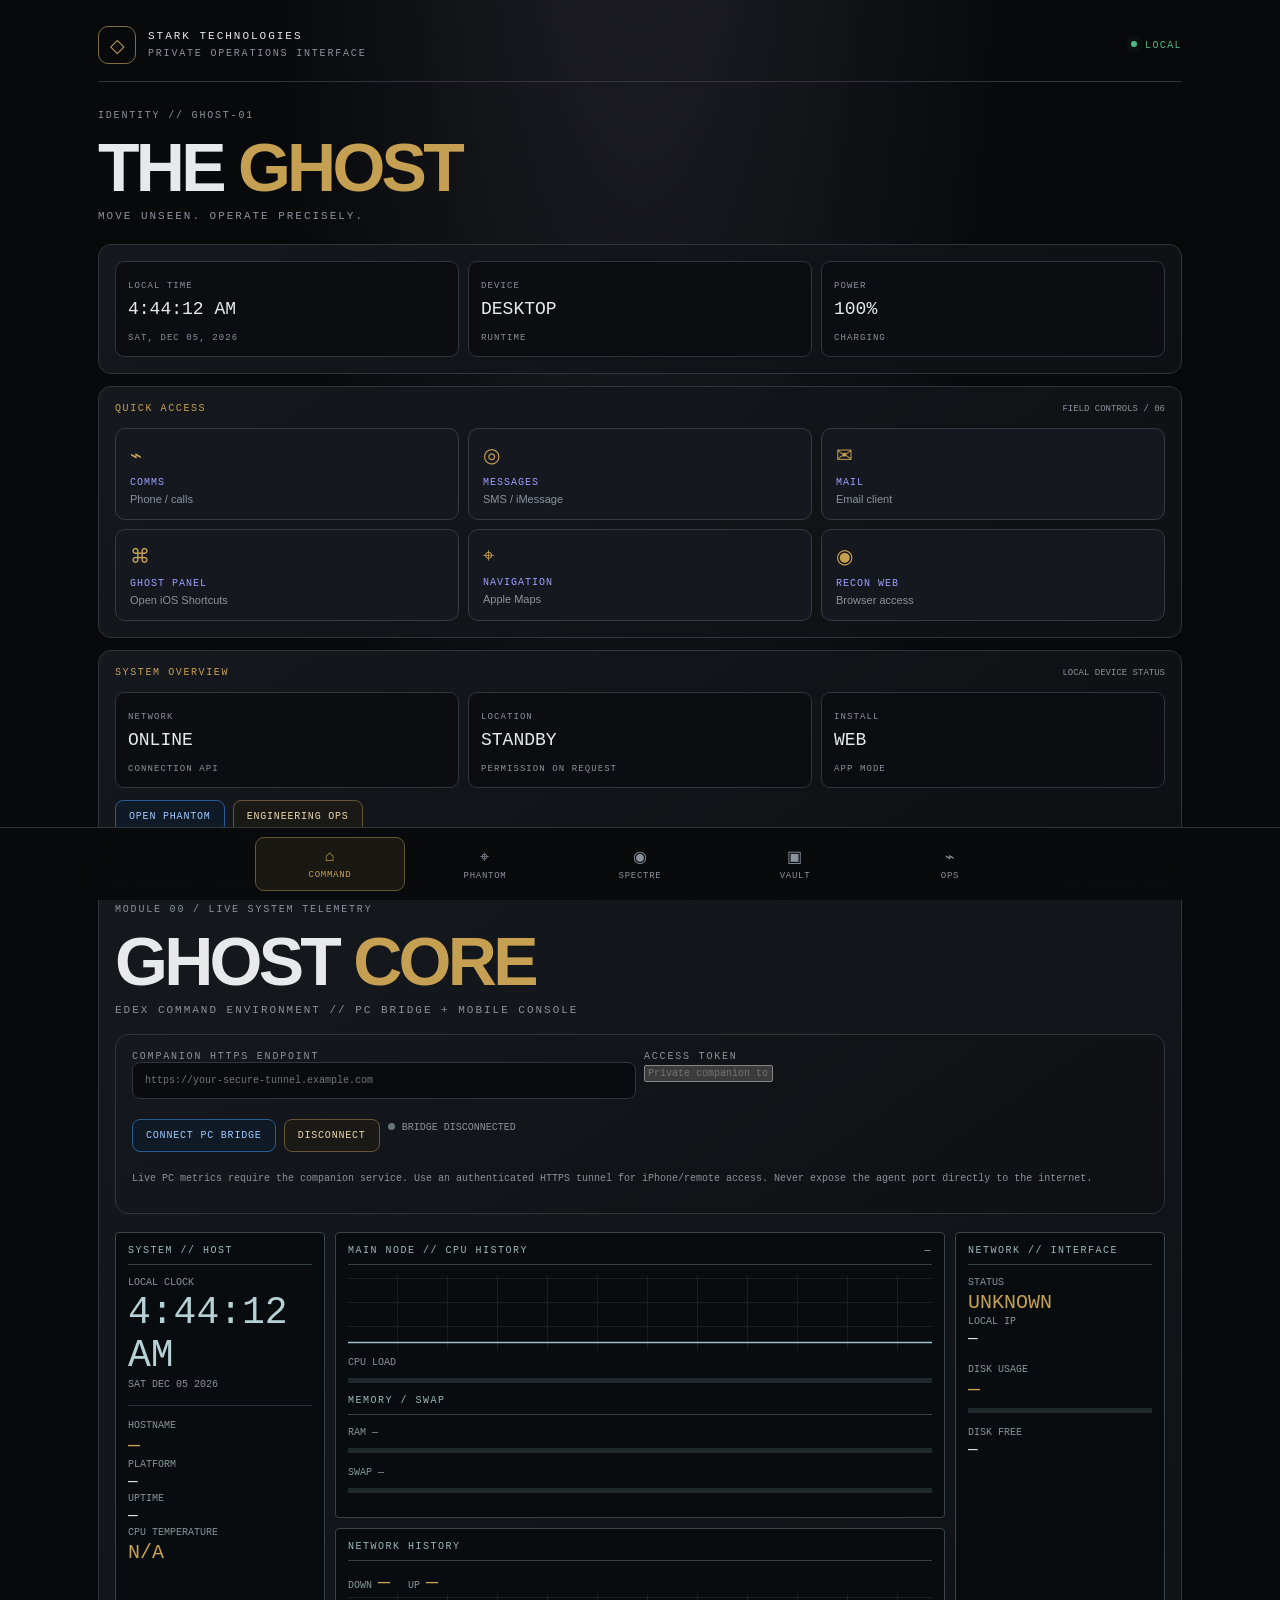
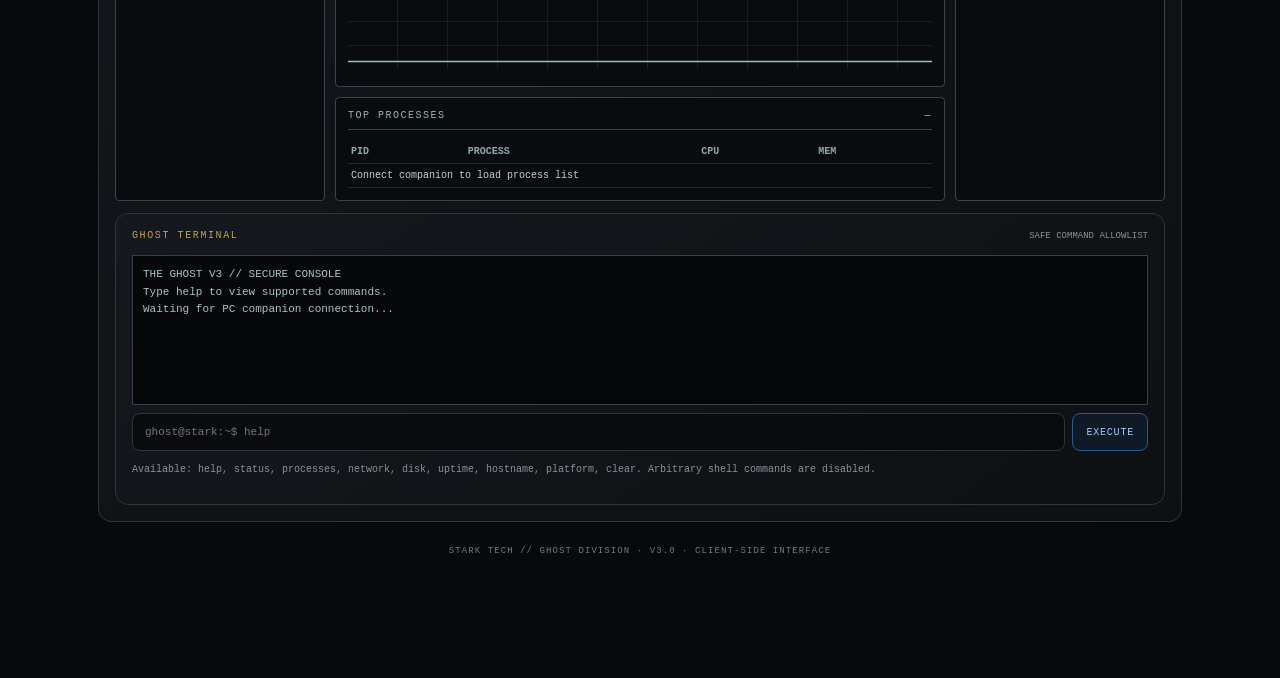
<file: index.html>
<!doctype html>
<html lang="en">
<head>
<meta charset="utf-8"><meta name="viewport" content="width=device-width,initial-scale=1,viewport-fit=cover">
<meta name="theme-color" content="#08090b"><meta name="description" content="THE GHOST — STARK TECH private operations interface">
<link rel="manifest" href="./manifest.webmanifest"><link rel="icon" href="./icon.svg" type="image/svg+xml">
<title>THE GHOST // STARK TECH</title>
<style>
:root{color-scheme:dark;--bg:#08090b;--panel:#111317;--panel2:#171a20;--line:#30343b;--gold:#c5a052;--blue:#2676d2;--green:#54b987;--text:#e8e9eb;--muted:#8b929d;--mono:ui-monospace,SFMono-Regular,Menlo,Consolas,monospace;--sans:Inter,-apple-system,BlinkMacSystemFont,"Segoe UI",sans-serif}
*{box-sizing:border-box}body{margin:0;background:radial-gradient(ellipse at 50% -15%,#202027 0,transparent 42%),var(--bg);color:var(--text);font-family:var(--sans);min-height:100vh;padding-bottom:calc(88px + env(safe-area-inset-bottom))}
button,input,textarea{font:inherit}button{cursor:pointer;color:inherit}.shell{max-width:1120px;margin:auto;padding:22px 18px 30px}.top{display:flex;align-items:center;justify-content:space-between;border-bottom:1px solid var(--line);padding:4px 0 17px;margin-bottom:28px}.brand{display:flex;gap:12px;align-items:center}.sigil{width:38px;height:38px;border:1px solid #806b43;border-radius:10px;display:grid;place-items:center;color:var(--gold);font-size:19px}.brand small,.eyebrow,.micro{font:10px var(--mono);letter-spacing:.18em;color:var(--muted);text-transform:uppercase}.brand strong{display:block;font:11px var(--mono);letter-spacing:.18em}.status{font:10px var(--mono);letter-spacing:.14em;color:var(--green)}.status:before{content:"";display:inline-block;width:6px;height:6px;background:var(--green);border-radius:50%;margin:0 8px 1px 0;box-shadow:0 0 9px #54b98766}
h1{font-size:clamp(38px,7vw,68px);letter-spacing:-.055em;margin:7px 0 4px;font-weight:750}h1 span,.gold{color:var(--gold)}.sub{font:11px var(--mono);letter-spacing:.18em;color:var(--muted);text-transform:uppercase}.section{display:none;animation:fade .2s ease}.section.active{display:block}@keyframes fade{from{opacity:.3;transform:translateY(4px)}to{opacity:1;transform:none}}.grid{display:grid;grid-template-columns:repeat(12,1fr);gap:12px;margin-top:22px}.card{background:linear-gradient(145deg,#15181d,#0e1013);border:1px solid var(--line);border-radius:13px;padding:16px;min-width:0}.span-12{grid-column:span 12}.span-8{grid-column:span 8}.span-6{grid-column:span 6}.span-4{grid-column:span 4}.cardhead{display:flex;justify-content:space-between;align-items:center;margin-bottom:14px}.cardhead b{font:10px var(--mono);letter-spacing:.16em;color:var(--gold);text-transform:uppercase}.cardhead small{font:9px var(--mono);color:var(--muted)}.stats{display:grid;grid-template-columns:repeat(3,1fr);gap:9px}.stat{background:#0b0d10;border:1px solid var(--line);border-radius:9px;padding:12px}.stat strong{display:block;font:18px var(--mono);color:var(--text);margin:7px 0}.stat small{font:9px var(--mono);letter-spacing:.12em;color:var(--muted);text-transform:uppercase}.actions{display:grid;grid-template-columns:repeat(3,1fr);gap:9px}.action{display:block;text-align:left;text-decoration:none;background:#15191f;border:1px solid #353a43;border-radius:10px;padding:14px;min-height:88px;transition:.15s}.action:hover,.action:focus{border-color:var(--gold);background:#1b1d21}.action .ico{font-size:20px;color:var(--gold);display:block;margin-bottom:10px}.action b{font:10px var(--mono);letter-spacing:.1em;display:block}.action small{color:var(--muted);font-size:11px;display:block;margin-top:5px}.btn{border:1px solid #665638;background:#1a1915;color:#e8d6ad;border-radius:8px;padding:10px 13px;font:10px var(--mono);letter-spacing:.08em;text-transform:uppercase}.btn.blue{border-color:#285b91;background:#101a26;color:#9fcaff}.btn.green{border-color:#285a43;background:#101b16;color:#a3dfbd}.btnrow{display:flex;flex-wrap:wrap;gap:8px;margin-top:12px}.mapframe{width:100%;height:340px;border:1px solid var(--line);border-radius:9px;background:#0a0c0e}.coords{display:grid;grid-template-columns:repeat(3,1fr);gap:8px;margin-top:10px}.coords .stat strong{font-size:14px}.radar{height:280px;display:grid;place-items:center;position:relative;overflow:hidden;background:radial-gradient(circle,#17231d 0,#0d1210 55%,#090b0d 100%);border:1px solid var(--line);border-radius:9px}.radar:before{content:"";position:absolute;width:210px;height:210px;border:1px solid #496b56;border-radius:50%;box-shadow:0 0 0 42px #ffffff04,0 0 0 84px #ffffff03}.radar:after{content:"";position:absolute;width:210px;height:210px;border-radius:50%;background:conic-gradient(from 0deg,transparent 0 78%,#54b98738 88%,transparent 100%);animation:spin 5s linear infinite}@keyframes spin{to{transform:rotate(360deg)}}.cross{position:absolute;width:100%;height:1px;background:#ffffff18}.cross:after{content:"";position:absolute;height:280px;width:1px;background:#ffffff18;left:50%;top:-140px}.blip{position:absolute;width:7px;height:7px;border-radius:50%;background:var(--green);box-shadow:0 0 12px var(--green);z-index:2}.blip.one{left:57%;top:39%}.blip.two{left:42%;top:59%;background:var(--gold);box-shadow:0 0 12px var(--gold)}.blip.three{left:63%;top:65%}
textarea,input[type=text]{width:100%;background:#090b0e;border:1px solid var(--line);border-radius:8px;color:var(--text);padding:12px;outline:none}textarea:focus,input:focus{border-color:var(--gold)}textarea{min-height:120px;resize:vertical}.filelist{font:11px var(--mono);color:var(--muted);margin-top:12px;line-height:1.8}.project{display:flex;align-items:center;justify-content:space-between;gap:12px;border-bottom:1px solid var(--line);padding:14px 0}.project:last-child{border:0}.project b{font:11px var(--mono);letter-spacing:.08em}.project small{display:block;color:var(--muted);margin-top:5px;font-size:11px}.nav{position:fixed;z-index:10;bottom:0;left:0;right:0;padding:9px max(12px,env(safe-area-inset-right)) calc(9px + env(safe-area-inset-bottom));background:#090a0cef;backdrop-filter:blur(18px);border-top:1px solid var(--line);display:flex;justify-content:center;gap:5px}.nav button{flex:1;max-width:150px;border:1px solid transparent;background:transparent;color:var(--muted);border-radius:9px;padding:9px 4px;font:9px var(--mono);letter-spacing:.08em}.nav button span{display:block;font-size:16px;margin-bottom:4px}.nav button.active{color:var(--gold);border-color:#665638;background:#1a1813}.note{color:var(--muted);font:10px/1.7 var(--mono)}.tag{font:9px var(--mono);color:var(--green);border:1px solid #285a43;padding:4px 6px;border-radius:4px}.footer{margin-top:24px;color:#737a84;font:9px var(--mono);letter-spacing:.12em;text-align:center}
@media(max-width:700px){.shell{padding:16px 13px 25px}.span-8,.span-6,.span-4{grid-column:span 12}.stats{gap:6px}.stat{padding:10px 8px}.stat strong{font-size:15px}.actions{grid-template-columns:repeat(2,1fr)}.mapframe{height:290px}.nav button{font-size:8px}.top{margin-bottom:22px}}
.edex{display:grid;grid-template-columns:210px minmax(0,1fr) 210px;gap:10px;margin-top:18px;font-family:var(--mono)}.edex-panel{background:#090c0e;border:1px solid #39434a;border-radius:4px;padding:12px;min-width:0}.edex-title{font:10px var(--mono);letter-spacing:.15em;color:#9cb6bb;border-bottom:1px solid #354149;padding-bottom:8px;margin-bottom:10px}.edex-big{font:clamp(24px,4vw,38px) var(--mono);color:#b5d1d5}.edex-value{font:20px var(--mono);color:var(--gold)}.edex-muted{font:10px/1.6 var(--mono);color:#87959a}.meter{height:5px;background:#202a2d;margin:7px 0 12px}.meter i{display:block;height:100%;width:0;background:var(--blue);transition:width .3s}.edex-center{display:grid;gap:10px;min-width:0}.edex-chart{height:75px;width:100%;background:repeating-linear-gradient(0deg,transparent 0 23px,#243136 24px),repeating-linear-gradient(90deg,transparent 0 49px,#243136 50px)}.edex-chart polyline{fill:none;stroke:#9ebdc1;stroke-width:2}.proc-table{width:100%;border-collapse:collapse;font:10px var(--mono)}.proc-table td,.proc-table th{text-align:left;padding:6px 3px;border-bottom:1px solid #202a2d;overflow-wrap:anywhere}.proc-table th{color:#91a8ad}.proc-table td{color:#c5d0d2}.terminal{background:#050708;border:1px solid #344148;padding:10px;height:150px;overflow:auto;font:11px/1.6 var(--mono);color:#a9c5c7;white-space:pre-wrap}.termform{display:flex;gap:7px;margin-top:8px}.termform input{font:11px var(--mono)}.led{display:inline-block;width:7px;height:7px;border-radius:50%;background:#68747a;margin-right:7px}.led.on{background:#54d68b;box-shadow:0 0 9px #54d68b}.edex-settings{display:grid;grid-template-columns:1fr 1fr;gap:8px}.edex-settings input{font:10px var(--mono);min-width:0}.edex-wide{grid-column:1/-1}@media(max-width:850px){.edex{grid-template-columns:1fr 1fr}.edex-center{grid-column:1/-1;grid-row:1}}@media(max-width:560px){.edex{grid-template-columns:1fr}.edex-center{grid-column:auto}.edex-settings{grid-template-columns:1fr}.edex-wide{grid-column:auto}}</style>
</head>
<body>
<div class="shell">
<header class="top"><div class="brand"><div class="sigil">◇</div><div><strong>STARK TECHNOLOGIES</strong><small>PRIVATE OPERATIONS INTERFACE</small></div></div><div class="status" id="sys-status">LOCAL</div></header>
<main>
<section id="command" class="section active">
<div class="eyebrow">IDENTITY // GHOST-01</div><h1>THE <span>GHOST</span></h1><div class="sub">Move unseen. Operate precisely.</div>
<div class="grid">
<div class="card span-12"><div class="stats"><div class="stat"><small>Local time</small><strong id="clock">--:--:--</strong><small id="date">--</small></div><div class="stat"><small>Device</small><strong id="device">iOS / WEB</strong><small>Runtime</small></div><div class="stat"><small>Power</small><strong id="battery">N/A</strong><small id="battery-state">Browser limited</small></div></div></div>
<div class="card span-12"><div class="cardhead"><b>Quick access</b><small>FIELD CONTROLS / 06</small></div><div class="actions">
<a class="action" href="tel:"><span class="ico">⌁</span><b>COMMS</b><small>Phone / calls</small></a>
<a class="action" href="sms:"><span class="ico">◎</span><b>MESSAGES</b><small>SMS / iMessage</small></a>
<a class="action" href="mailto:"><span class="ico">✉</span><b>MAIL</b><small>Email client</small></a>
<a class="action" href="shortcuts://"><span class="ico">⌘</span><b>GHOST PANEL</b><small>Open iOS Shortcuts</small></a>
<a class="action" href="https://maps.apple.com/" target="_blank" rel="noopener"><span class="ico">⌖</span><b>NAVIGATION</b><small>Apple Maps</small></a>
<a class="action" href="https://www.google.com/" target="_blank" rel="noopener"><span class="ico">◉</span><b>RECON WEB</b><small>Browser access</small></a>
</div></div>
<div class="card span-12"><div class="cardhead"><b>System overview</b><small>LOCAL DEVICE STATUS</small></div><div class="stats"><div class="stat"><small>Network</small><strong id="network">UNKNOWN</strong><small>Connection API</small></div><div class="stat"><small>Location</small><strong id="location-status">STANDBY</strong><small>Permission on request</small></div><div class="stat"><small>Install</small><strong id="install-state">WEB</strong><small>App mode</small></div></div><div class="btnrow"><button class="btn" id="install-btn" hidden>Install app</button><button class="btn blue" onclick="show('phantom')">Open PHANTOM</button><button class="btn" onclick="show('ops')">Engineering ops</button></div></div>
<div class="card span-12"><div class="cardhead"><b>PC CONTROL // GHOST CORE</b><small>LIVE COMPANION LINK</small></div><div class="eyebrow">MODULE 00 / LIVE SYSTEM TELEMETRY</div><h1>GHOST <span>CORE</span></h1><div class="sub">eDEX command environment // PC bridge + mobile console</div><div class="card edex-settings" style="margin-top:18px"><div><div class="micro">Companion HTTPS endpoint</div><input id="agent-url" type="text" placeholder="https://your-secure-tunnel.example.com"></div><div><div class="micro">Access token</div><input id="agent-token" type="password" placeholder="Private companion token"></div><div class="edex-wide btnrow"><button class="btn blue" id="agent-connect">Connect PC bridge</button><button class="btn" id="agent-disconnect">Disconnect</button><span class="note" id="agent-state"><i class="led"></i>BRIDGE DISCONNECTED</span></div><p class="note edex-wide">Live PC metrics require the companion service. Use an authenticated HTTPS tunnel for iPhone/remote access. Never expose the agent port directly to the internet.</p></div><div class="edex"><aside class="edex-panel"><div class="edex-title">SYSTEM // HOST</div><div class="edex-muted">LOCAL CLOCK</div><div class="edex-big" id="core-clock">--:--:--</div><div class="edex-muted" id="core-date">--</div><hr style="border:0;border-top:1px solid #263238;margin:12px 0"><div class="edex-muted">HOSTNAME</div><div id="host-name" class="edex-value">—</div><div class="edex-muted">PLATFORM</div><div id="host-platform">—</div><div class="edex-muted">UPTIME</div><div id="host-uptime">—</div><div class="edex-muted">CPU TEMPERATURE</div><div id="host-temp" class="edex-value">N/A</div></aside><div class="edex-center"><div class="edex-panel"><div class="edex-title">MAIN NODE // CPU HISTORY <span id="cpu-label" style="float:right">—</span></div><svg class="edex-chart" viewBox="0 0 600 100" preserveAspectRatio="none"><polyline id="cpu-line" points="0,90 600,90"/></svg><div class="edex-muted">CPU LOAD</div><div class="meter"><i id="cpu-bar"></i></div><div class="edex-title">MEMORY / SWAP</div><div class="edex-muted">RAM <span id="ram-label">—</span></div><div class="meter"><i id="ram-bar"></i></div><div class="edex-muted">SWAP <span id="swap-label">—</span></div><div class="meter"><i id="swap-bar"></i></div></div><div class="edex-panel"><div class="edex-title">NETWORK HISTORY</div><div class="edex-muted">DOWN <b id="net-down" class="edex-value">—</b> &nbsp; UP <b id="net-up" class="edex-value">—</b></div><svg class="edex-chart" viewBox="0 0 600 100" preserveAspectRatio="none"><polyline id="net-line" points="0,90 600,90"/></svg></div><div class="edex-panel"><div class="edex-title">TOP PROCESSES <span id="proc-count" style="float:right">—</span></div><div style="overflow:auto"><table class="proc-table"><thead><tr><th>PID</th><th>PROCESS</th><th>CPU</th><th>MEM</th></tr></thead><tbody id="process-rows"><tr><td colspan="4">Connect companion to load process list</td></tr></tbody></table></div></div></div><aside class="edex-panel"><div class="edex-title">NETWORK // INTERFACE</div><div class="edex-muted">STATUS</div><div id="host-net" class="edex-value">UNKNOWN</div><div class="edex-muted">LOCAL IP</div><div id="host-ip">—</div><div class="edex-muted" style="margin-top:14px">DISK USAGE</div><div id="disk-label" class="edex-value">—</div><div class="meter"><i id="disk-bar"></i></div><div class="edex-muted">DISK FREE</div><div id="disk-free">—</div></aside></div><div class="card" style="margin-top:12px"><div class="cardhead"><b>GHOST TERMINAL</b><small>SAFE COMMAND ALLOWLIST</small></div><div id="terminal-output" class="terminal">THE GHOST V3 // SECURE CONSOLE
Type help to view supported commands.
Waiting for PC companion connection...</div><form id="terminal-form" class="termform"><input id="terminal-input" type="text" placeholder="ghost@stark:~$ help" autocomplete="off"><button class="btn blue">EXECUTE</button></form><p class="note">Available: help, status, processes, network, disk, uptime, hostname, platform, clear. Arbitrary shell commands are disabled.</p></div></div>
</div></section>
<section id="phantom" class="section"><div class="eyebrow">MODULE 01 / GEO-RECON</div><h1>PHAN<span class="gold">TOM</span></h1><div class="sub">Position. Terrain. Navigation.</div>
<div class="grid"><div class="card span-12"><div class="cardhead"><b>Live geographical map</b><small id="gps-state">GPS NOT ACQUIRED</small></div><iframe class="mapframe" id="map" title="Map" loading="lazy" src="https://www.openstreetmap.org/export/embed.html?bbox=76.93%2C11.00%2C77.02%2C11.07&layer=mapnik"></iframe><div class="btnrow"><button class="btn green" id="gps-btn">Acquire GPS</button><button class="btn" id="center-btn">Center map</button><a class="btn blue" href="https://maps.apple.com/" target="_blank" rel="noopener">Apple Maps</a></div><div class="coords"><div class="stat"><strong id="lat">--</strong><small>Latitude</small></div><div class="stat"><strong id="lon">--</strong><small>Longitude</small></div><div class="stat"><strong id="accuracy">--</strong><small>Accuracy</small></div></div><p class="note">Location is requested only when you activate ACQUIRE GPS. Coordinates are processed in this browser and are not sent to STARK servers.</p></div></div></section>
<section id="spectre" class="section"><div class="eyebrow">MODULE 02 / SENSOR DISPLAY</div><h1>SPEC<span class="gold">TRE</span></h1><div class="sub">Visual scan // device sensors</div><div class="grid">
<div class="card span-8"><div class="cardhead"><b>Radar display</b><span class="tag">VISUAL SIMULATION</span></div><div class="radar"><div class="cross"></div><i class="blip one"></i><i class="blip two"></i><i class="blip three"></i></div><p class="note">Radar sweep and contacts are decorative simulation only. No sonar or external target detection is performed.</p></div>
<div class="card span-4"><div class="cardhead"><b>Compass</b><small id="compass-state">NOT CALIBRATED</small></div><div class="stat"><small>Device heading</small><strong id="heading">--°</strong><small id="orientation">Awaiting permission</small></div><div class="btnrow"><button class="btn" id="compass-btn">Enable compass</button></div><p class="note">Sensor access depends on browser and device support. On iPhone, open in Safari and grant motion permission.</p></div>
</div></section>
<section id="vault" class="section"><div class="eyebrow">MODULE 04 / LOCAL DATA</div><h1>BLACK <span>VAULT</span></h1><div class="sub">Documents. Projects. File access.</div><div class="grid">
<div class="card span-12"><div class="cardhead"><b>Project directories</b><small>QUICK LINKS</small></div>
<div class="project"><div><b>STARK TECH / DOCUMENTS</b><small>Company workspace</small></div><a class="btn" href="https://drive.google.com/" target="_blank" rel="noopener">Open drive</a></div>
<div class="project"><div><b>AEGIS / VEERA</b><small>Wearable safety technology</small></div><button class="btn" onclick="saveNote('AEGIS / VEERA')">Pin note</button></div>
<div class="project"><div><b>POSEIDON / UAV</b><small>Amphibious drone platform</small></div><button class="btn" onclick="saveNote('POSEIDON / UAV')">Pin note</button></div>
<div class="project"><div><b>ASTRAL / RPTO</b><small>Modular training quadcopter</small></div><button class="btn" onclick="saveNote('ASTRAL / RPTO')">Pin note</button></div>
<div class="project"><div><b>ROBOSETTLE / AUTOMATION</b><small>Automated laboratory handling</small></div><button class="btn" onclick="saveNote('ROBOSETTLE / AUTOMATION')">Pin note</button></div>
</div>
<div class="card span-6"><div class="cardhead"><b>Local file drop</b><small>USER-SELECTED FILES</small></div><input id="files" type="file" multiple><div id="file-list" class="filelist">No files selected.</div><p class="note">Files are selected locally in this browser session. This app cannot browse the entire device filesystem.</p></div>
<div class="card span-6"><div class="cardhead"><b>Field notes</b><small>LOCAL STORAGE</small></div><textarea id="notes" placeholder="Enter a local operational note..."></textarea><div class="btnrow"><button class="btn" id="save-notes">Save notes</button><button class="btn" id="clear-notes">Clear</button></div><p class="note" id="note-status">Notes remain in this browser on this device.</p></div>
</div></section>
<section id="ops" class="section"><div class="eyebrow">MODULE 05 / ENGINEERING OPERATIONS</div><h1>OVER<span>WATCH</span></h1><div class="sub">Robotics. Systems. Workshop.</div><div class="grid">
<div class="card span-12"><div class="cardhead"><b>STARK project systems</b><small>PROJECT ACCESS</small></div>
<div class="project"><div><b>ASTRAL</b><small>Modular RPTO training quadcopter</small></div><a class="btn" href="https://github.com/PK-Stark" target="_blank" rel="noopener">Access</a></div>
<div class="project"><div><b>POSEIDON</b><small>Amphibious drone platform</small></div><a class="btn" href="https://github.com/PK-Stark" target="_blank" rel="noopener">Access</a></div>
<div class="project"><div><b>AEGIS VEERA</b><small>Wearable safety technology</small></div><a class="btn" href="https://github.com/PK-Stark" target="_blank" rel="noopener">Access</a></div>
<div class="project"><div><b>ROBOSETTLE</b><small>Automated laboratory handling</small></div><a class="btn" href="https://github.com/PK-Stark" target="_blank" rel="noopener">Access</a></div>
<div class="project"><div><b>AROMAXX</b><small>RFID-enabled aroma systems</small></div><a class="btn" href="https://github.com/PK-Stark" target="_blank" rel="noopener">Access</a></div>
</div>
<div class="card span-12"><div class="cardhead"><b>Workshop tools</b><small>APP LAUNCHERS</small></div><div class="actions">
<a class="action" href="https://www.autodesk.com/" target="_blank" rel="noopener"><span class="ico">⌘</span><b>CAD</b><small>Design workspace</small></a>
<a class="action" href="https://www.arduino.cc/en/software" target="_blank" rel="noopener"><span class="ico">⌁</span><b>EMBEDDED</b><small>Arduino / ESP32</small></a>
<a class="action" href="https://bambulab.com/" target="_blank" rel="noopener"><span class="ico">▤</span><b>FABRICATION</b><small>3D printing</small></a>
<a class="action" href="https://github.com/PK-Stark" target="_blank" rel="noopener"><span class="ico">⌘</span><b>GITHUB</b><small>Source control</small></a>
<a class="action" href="shortcuts://"><span class="ico">⚙</span><b>SHORTCUTS</b><small>iOS automations</small></a>
<a class="action" href="https://www.cloudflare.com/" target="_blank" rel="noopener"><span class="ico">◈</span><b>CLOUDFLARE</b><small>Deployment console</small></a>
</div></div>
</div></section>
</main><div class="footer">STARK TECH // GHOST DIVISION · V3.0 · CLIENT-SIDE INTERFACE</div></div>
<nav class="nav" aria-label="Primary navigation"><button class="active" data-tab="command"><span>⌂</span>COMMAND</button><button data-tab="phantom"><span>⌖</span>PHANTOM</button><button data-tab="spectre"><span>◉</span>SPECTRE</button><button data-tab="vault"><span>▣</span>VAULT</button><button data-tab="ops"><span>⌁</span>OPS</button></nav>
<script>
const $=id=>document.getElementById(id);function show(id){document.querySelectorAll('.section').forEach(s=>s.classList.toggle('active',s.id===id));document.querySelectorAll('.nav button').forEach(b=>b.classList.toggle('active',b.dataset.tab===id));window.scrollTo({top:0,behavior:'smooth'})}
document.querySelectorAll('.nav button').forEach(b=>b.addEventListener('click',()=>show(b.dataset.tab)));
function tick(){const d=new Date();$('clock').textContent=d.toLocaleTimeString();$('date').textContent=d.toLocaleDateString(undefined,{weekday:'short',day:'2-digit',month:'short',year:'numeric'}).toUpperCase()}tick();setInterval(tick,1000);
$('device').textContent=/iPhone|iPad|iPod/.test(navigator.userAgent)?'iOS DEVICE':/Android/.test(navigator.userAgent)?'ANDROID':'DESKTOP';$('network').textContent=navigator.onLine?'ONLINE':'OFFLINE';window.addEventListener('online',()=>$('network').textContent='ONLINE');window.addEventListener('offline',()=>$('network').textContent='OFFLINE');
$('install-state').textContent=matchMedia('(display-mode: standalone)').matches?'INSTALLED':'WEB';let installPrompt;$('install-btn').hidden=true;window.addEventListener('beforeinstallprompt',e=>{e.preventDefault();installPrompt=e;$('install-btn').hidden=false});$('install-btn').onclick=async()=>{if(installPrompt){installPrompt.prompt();await installPrompt.userChoice;installPrompt=null}else alert('On iPhone: Safari → Share → Add to Home Screen.')};
if('getBattery'in navigator){navigator.getBattery().then(b=>{const up=()=>{$('battery').textContent=Math.round(b.level*100)+'%';$('battery-state').textContent=b.charging?'CHARGING':'ON BATTERY'};up();b.addEventListener('levelchange',up);b.addEventListener('chargingchange',up)}).catch(()=>{})}
let position=null;$('gps-btn').onclick=()=>{if(!navigator.geolocation){$('gps-state').textContent='GPS UNSUPPORTED';return}$('gps-state').textContent='ACQUIRING...';navigator.geolocation.getCurrentPosition(p=>{position=p.coords;$('lat').textContent=p.coords.latitude.toFixed(5);$('lon').textContent=p.coords.longitude.toFixed(5);$('accuracy').textContent=Math.round(p.coords.accuracy)+' m';$('gps-state').textContent='GPS FIX ACQUIRED';$('location-status').textContent='ACQUIRED';const z=16,lat=p.coords.latitude,lon=p.coords.longitude,delta=.015;$('map').src='https://www.openstreetmap.org/export/embed.html?bbox='+(lon-delta)+'%2C'+(lat-delta)+'%2C'+(lon+delta)+'%2C'+(lat+delta)+'&layer=mapnik&marker='+lat+'%2C'+lon},e=>{$('gps-state').textContent=e.code===1?'PERMISSION DENIED':'GPS UNAVAILABLE';$('location-status').textContent='DENIED / OFFLINE'},{enableHighAccuracy:true,timeout:15000,maximumAge:10000})};$('center-btn').onclick=()=>{if(position)$('gps-btn').click();else $('gps-state').textContent='ACQUIRE GPS FIRST'};
function compassHandler(e){let h=e.webkitCompassHeading!=null?e.webkitCompassHeading:(e.alpha!=null?(360-e.alpha)%360:null);if(h!=null){$('heading').textContent=Math.round(h)+'°';$('compass-state').textContent='LIVE SENSOR';$('orientation').textContent='DEVICE HEADING'}}$('compass-btn').onclick=async()=>{try{if(typeof DeviceOrientationEvent!=='undefined'&&typeof DeviceOrientationEvent.requestPermission==='function'){const p=await DeviceOrientationEvent.requestPermission();if(p!=='granted')throw Error('Permission denied')}window.addEventListener('deviceorientation',compassHandler,true);$('compass-state').textContent='LISTENING'}catch(e){$('compass-state').textContent='UNAVAILABLE';$('orientation').textContent=e.message||'Sensor unavailable'}};
$('files').addEventListener('change',e=>{$('file-list').textContent=[...e.target.files].map(f=>f.name+' · '+Math.ceil(f.size/1024)+' KB').join('\n')||'No files selected.'});
$('notes').value=localStorage.getItem('ghost-notes')||'';$('save-notes').onclick=()=>{localStorage.setItem('ghost-notes',$('notes').value);$('note-status').textContent='SAVED LOCALLY · '+new Date().toLocaleTimeString()};$('clear-notes').onclick=()=>{if(confirm('Clear local notes?')){$('notes').value='';localStorage.removeItem('ghost-notes');$('note-status').textContent='LOCAL NOTES CLEARED'}};
function saveNote(name){$('notes').value=($('notes').value?$('notes').value+'\n':'')+'['+new Date().toLocaleString()+'] '+name+'\n';$('note-status').textContent='PROJECT NOTE ADDED — SAVE TO PERSIST';show('vault')}
if('serviceWorker'in navigator&&location.protocol.startsWith('http'))window.addEventListener('load',()=>navigator.serviceWorker.register('./sw.js').catch(()=>{}));

(()=>{const $=id=>document.getElementById(id);if(!$('agent-url'))return;let timer=null,cpu=[],net=[];$('agent-url').value=localStorage.getItem('ghost-agent-url')||'';$('agent-token').value=localStorage.getItem('ghost-agent-token')||'';function status(ok,msg){$('agent-state').innerHTML='<i class="led '+(ok?'on':'')+'"></i>'+msg}function plot(a){let max=Math.max(100,...a);return a.map((v,i)=>(i*600/Math.max(1,a.length-1))+','+(95-v/max*85)).join(' ')}function esc(s){return String(s).replace(/[&<>"]/g,c=>({'&':'&amp;','<':'&lt;','>':'&gt;','"':'&quot;'}[c]))}async function api(path,body){let base=$('agent-url').value.trim().replace(/\/$/,'');if(!/^https:\/\//i.test(base))throw Error('HTTPS endpoint required');let r=await fetch(base+path,{method:body?'POST':'GET',headers:{Authorization:'Bearer '+$('agent-token').value.trim(),'Content-Type':'application/json'},body:body?JSON.stringify(body):undefined,cache:'no-store'});if(!r.ok)throw Error('Bridge HTTP '+r.status);return r.json()}function render(d){$('host-name').textContent=d.hostname;$('host-platform').textContent=d.platform;$('host-uptime').textContent=d.uptime;$('host-temp').textContent=d.cpu_temp==null?'N/A':d.cpu_temp+' °C';$('cpu-label').textContent=d.cpu_percent.toFixed(1)+'%';$('cpu-bar').style.width=d.cpu_percent+'%';cpu.push(d.cpu_percent);if(cpu.length>40)cpu.shift();$('cpu-line').setAttribute('points',plot(cpu));$('ram-label').textContent=d.memory.percent.toFixed(1)+'% · '+d.memory.used_human+'/'+d.memory.total_human;$('ram-bar').style.width=d.memory.percent+'%';$('swap-label').textContent=d.swap.percent.toFixed(1)+'%';$('swap-bar').style.width=d.swap.percent+'%';$('host-net').textContent=d.network.online?'ONLINE':'OFFLINE';$('host-ip').textContent=d.network.ips.join(', ')||'—';$('disk-label').textContent=d.disk.percent.toFixed(1)+'%';$('disk-bar').style.width=d.disk.percent+'%';$('disk-free').textContent=d.disk.free_human;$('net-down').textContent=(d.network.rx_rate/1024).toFixed(1)+' KB/s';$('net-up').textContent=(d.network.tx_rate/1024).toFixed(1)+' KB/s';net.push(Math.max(d.network.rx_rate,d.network.tx_rate));if(net.length>40)net.shift();$('net-line').setAttribute('points',plot(net));$('proc-count').textContent=d.processes.length+' ACTIVE';$('process-rows').innerHTML=d.processes.map(p=>'<tr><td>'+p.pid+'</td><td>'+esc(p.name)+'</td><td>'+p.cpu.toFixed(1)+'%</td><td>'+p.memory.toFixed(1)+'%</td></tr>').join('')}async function poll(){try{render(await api('/api/metrics'));status(true,'PC BRIDGE CONNECTED')}catch(e){status(false,'ERROR: '+e.message);if(timer){clearInterval(timer);timer=null}}}$('agent-connect').onclick=()=>{localStorage.setItem('ghost-agent-url',$('agent-url').value.trim());localStorage.setItem('ghost-agent-token',$('agent-token').value.trim());if(timer)clearInterval(timer);poll();timer=setInterval(poll,2000)};$('agent-disconnect').onclick=()=>{if(timer)clearInterval(timer);timer=null;status(false,'BRIDGE DISCONNECTED')};$('terminal-form').onsubmit=async e=>{e.preventDefault();let c=$('terminal-input').value.trim();if(!c)return;$('terminal-output').textContent+='\n ghost@stark:~$ '+c;$('terminal-input').value='';try{let r=await api('/api/command',{command:c});if(r.output==='__CLEAR__')$('terminal-output').textContent='THE GHOST V3 // SECURE CONSOLE';else $('terminal-output').textContent+='\n'+r.output}catch(x){$('terminal-output').textContent+='\nERROR: '+x.message}$('terminal-output').scrollTop=$('terminal-output').scrollHeight};function clock(){let d=new Date();$('core-clock').textContent=d.toLocaleTimeString();$('core-date').textContent=d.toDateString().toUpperCase()}clock();setInterval(clock,1000)})();
</script>
</body></html>
</file>
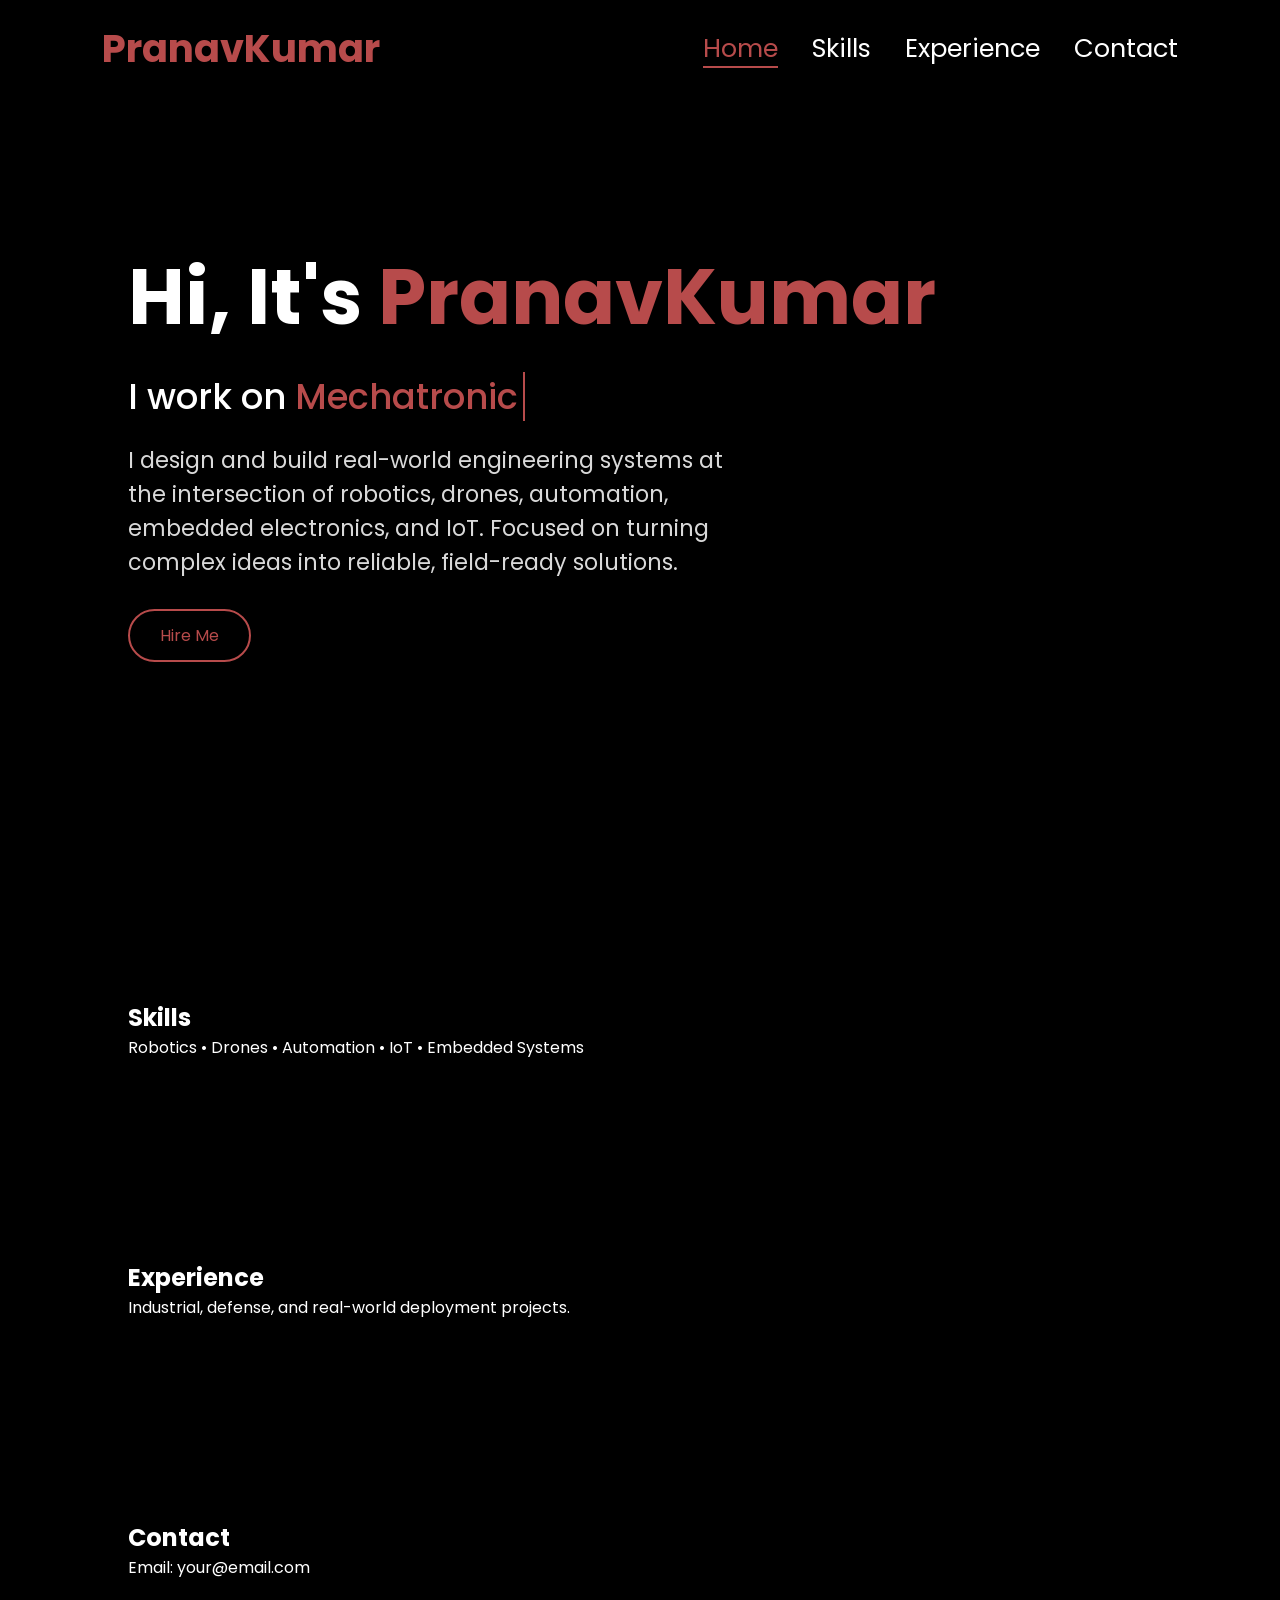
<file: docs/index.html>
<!DOCTYPE html>
<html lang="en">
<head>
  <meta charset="UTF-8" />
  <meta name="viewport" content="width=device-width, initial-scale=1.0" />
  <title>Pranav Kumar | Portfolio</title>
  <link rel="stylesheet" href="style.css" />
  <link rel="preconnect" href="https://fonts.googleapis.com">
  <link rel="preconnect" href="https://fonts.gstatic.com" crossorigin>
  <link href="https://fonts.googleapis.com/css2?family=Poppins:wght@300;400;600;700&display=swap" rel="stylesheet">
</head>

<body>

<header>
  <div class="logo">PranavKumar</div>
  <nav>
    <a href="#home" class="active">Home</a>
    <a href="#skills">Skills</a>
    <a href="#experience">Experience</a>
    <a href="#contact">Contact</a>
  </nav>
</header>

<section class="home" id="home">
  <div class="home-content">
    <h1>Hi, It's <span>PranavKumar</span></h1>

    <h3 class="typing-text">
      I work on <span id="typed-text"></span>
    </h3>

    <p>
      I design and build real-world engineering systems at the intersection of
      robotics, drones, automation, embedded electronics, and IoT.
      Focused on turning complex ideas into reliable, field-ready solutions.
    </p>

    <a href="#contact" class="btn">Hire Me</a>
  </div>
</section>

<section id="skills">
  <h2>Skills</h2>
  <p>Robotics • Drones • Automation • IoT • Embedded Systems</p>
</section>

<section id="experience">
  <h2>Experience</h2>
  <p>Industrial, defense, and real-world deployment projects.</p>
</section>

<section id="contact">
  <h2>Contact</h2>
  <p>Email: your@email.com</p>
</section>

<script src="script.js"></script>
</body>
</html>
</file>
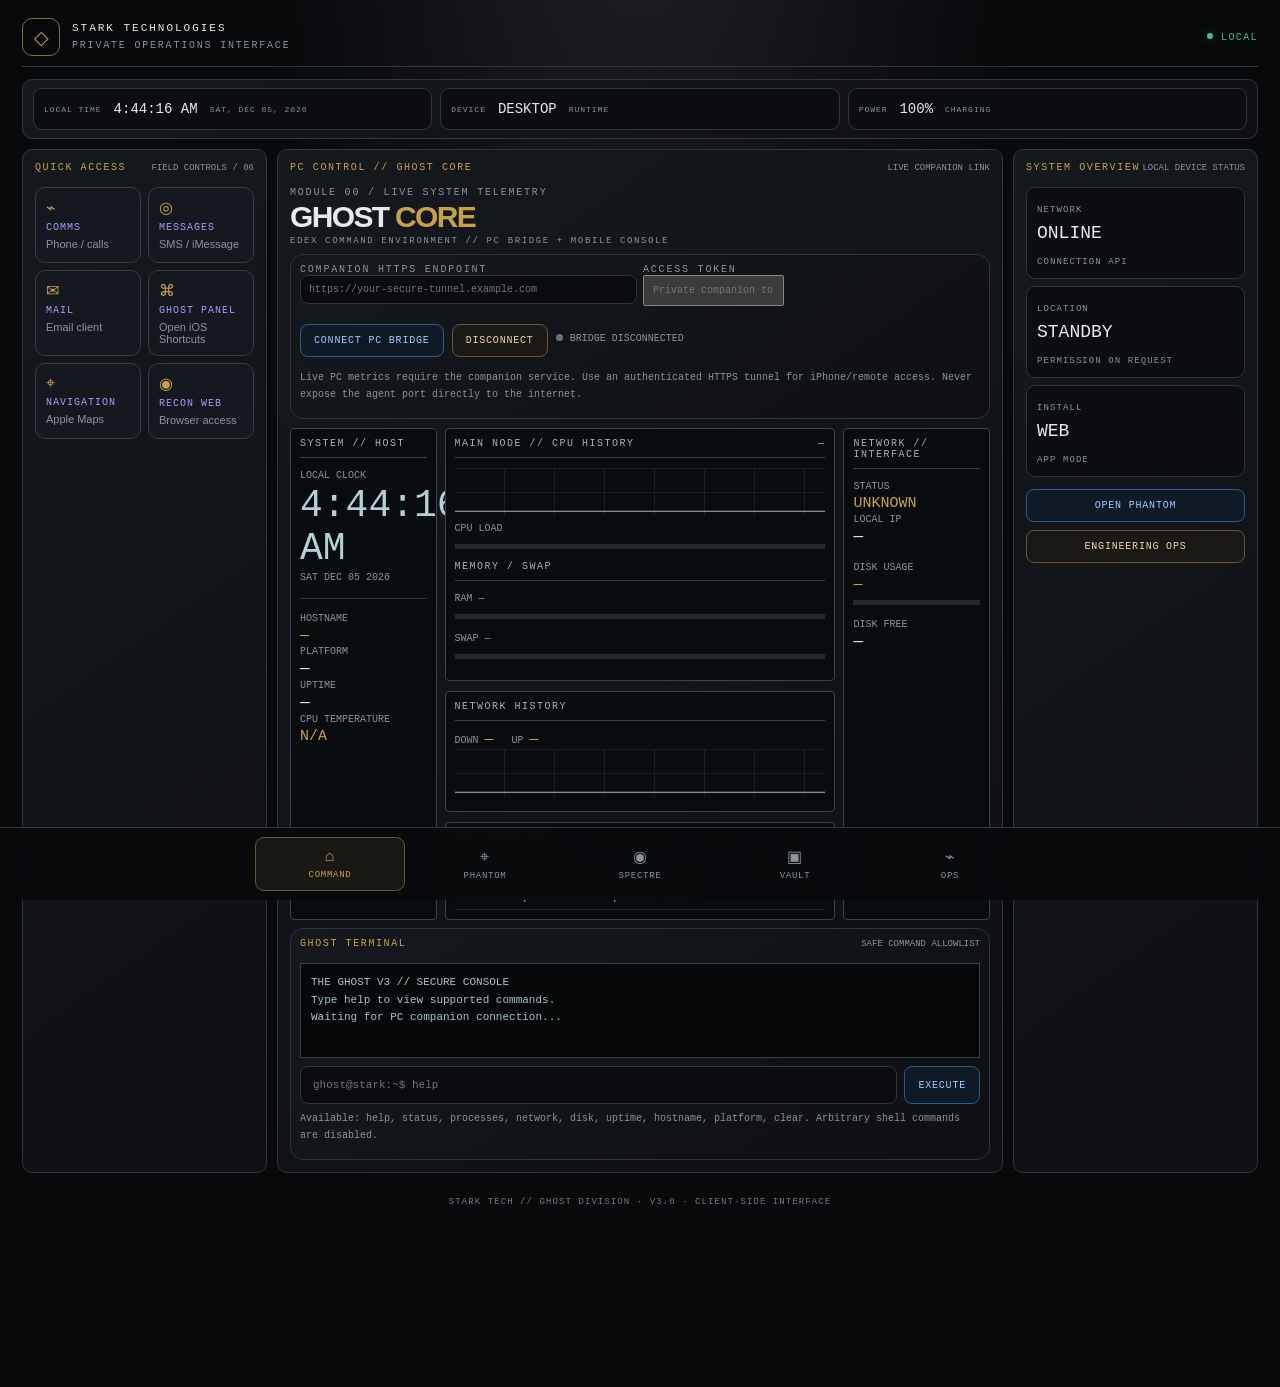
<file: public/index.html>
<!doctype html>
<html lang="en">
<head>
<meta charset="utf-8"><meta name="viewport" content="width=device-width,initial-scale=1,viewport-fit=cover">
<meta name="theme-color" content="#08090b"><meta name="description" content="THE GHOST — STARK TECH private operations interface">
<link rel="manifest" href="./manifest.webmanifest"><link rel="icon" href="./icon.svg" type="image/svg+xml">
<title>THE GHOST // STARK TECH</title>
<style>
:root{color-scheme:dark;--bg:#08090b;--panel:#111317;--panel2:#171a20;--line:#30343b;--gold:#c5a052;--blue:#2676d2;--green:#54b987;--text:#e8e9eb;--muted:#8b929d;--mono:ui-monospace,SFMono-Regular,Menlo,Consolas,monospace;--sans:Inter,-apple-system,BlinkMacSystemFont,"Segoe UI",sans-serif}
*{box-sizing:border-box}body{margin:0;background:radial-gradient(ellipse at 50% -15%,#202027 0,transparent 42%),var(--bg);color:var(--text);font-family:var(--sans);min-height:100vh;padding-bottom:calc(88px + env(safe-area-inset-bottom))}
button,input,textarea{font:inherit}button{cursor:pointer;color:inherit}.shell{max-width:1120px;margin:auto;padding:22px 18px 30px}.top{display:flex;align-items:center;justify-content:space-between;border-bottom:1px solid var(--line);padding:4px 0 17px;margin-bottom:28px}.brand{display:flex;gap:12px;align-items:center}.sigil{width:38px;height:38px;border:1px solid #806b43;border-radius:10px;display:grid;place-items:center;color:var(--gold);font-size:19px}.brand small,.eyebrow,.micro{font:10px var(--mono);letter-spacing:.18em;color:var(--muted);text-transform:uppercase}.brand strong{display:block;font:11px var(--mono);letter-spacing:.18em}.status{font:10px var(--mono);letter-spacing:.14em;color:var(--green)}.status:before{content:"";display:inline-block;width:6px;height:6px;background:var(--green);border-radius:50%;margin:0 8px 1px 0;box-shadow:0 0 9px #54b98766}
h1{font-size:clamp(38px,7vw,68px);letter-spacing:-.055em;margin:7px 0 4px;font-weight:750}h1 span,.gold{color:var(--gold)}.sub{font:11px var(--mono);letter-spacing:.18em;color:var(--muted);text-transform:uppercase}.section{display:none;animation:fade .2s ease}.section.active{display:block}@keyframes fade{from{opacity:.3;transform:translateY(4px)}to{opacity:1;transform:none}}.grid{display:grid;grid-template-columns:repeat(12,1fr);gap:12px;margin-top:22px}.card{background:linear-gradient(145deg,#15181d,#0e1013);border:1px solid var(--line);border-radius:13px;padding:16px;min-width:0}.span-12{grid-column:span 12}.span-8{grid-column:span 8}.span-6{grid-column:span 6}.span-4{grid-column:span 4}.cardhead{display:flex;justify-content:space-between;align-items:center;margin-bottom:14px}.cardhead b{font:10px var(--mono);letter-spacing:.16em;color:var(--gold);text-transform:uppercase}.cardhead small{font:9px var(--mono);color:var(--muted)}.stats{display:grid;grid-template-columns:repeat(3,1fr);gap:9px}.stat{background:#0b0d10;border:1px solid var(--line);border-radius:9px;padding:12px}.stat strong{display:block;font:18px var(--mono);color:var(--text);margin:7px 0}.stat small{font:9px var(--mono);letter-spacing:.12em;color:var(--muted);text-transform:uppercase}.actions{display:grid;grid-template-columns:repeat(3,1fr);gap:9px}.action{display:block;text-align:left;text-decoration:none;background:#15191f;border:1px solid #353a43;border-radius:10px;padding:14px;min-height:88px;transition:.15s}.action:hover,.action:focus{border-color:var(--gold);background:#1b1d21}.action .ico{font-size:20px;color:var(--gold);display:block;margin-bottom:10px}.action b{font:10px var(--mono);letter-spacing:.1em;display:block}.action small{color:var(--muted);font-size:11px;display:block;margin-top:5px}.btn{border:1px solid #665638;background:#1a1915;color:#e8d6ad;border-radius:8px;padding:10px 13px;font:10px var(--mono);letter-spacing:.08em;text-transform:uppercase}.btn.blue{border-color:#285b91;background:#101a26;color:#9fcaff}.btn.green{border-color:#285a43;background:#101b16;color:#a3dfbd}.btnrow{display:flex;flex-wrap:wrap;gap:8px;margin-top:12px}.mapframe{width:100%;height:340px;border:1px solid var(--line);border-radius:9px;background:#0a0c0e}.coords{display:grid;grid-template-columns:repeat(3,1fr);gap:8px;margin-top:10px}.coords .stat strong{font-size:14px}.radar{height:280px;display:grid;place-items:center;position:relative;overflow:hidden;background:radial-gradient(circle,#17231d 0,#0d1210 55%,#090b0d 100%);border:1px solid var(--line);border-radius:9px}.radar:before{content:"";position:absolute;width:210px;height:210px;border:1px solid #496b56;border-radius:50%;box-shadow:0 0 0 42px #ffffff04,0 0 0 84px #ffffff03}.radar:after{content:"";position:absolute;width:210px;height:210px;border-radius:50%;background:conic-gradient(from 0deg,transparent 0 78%,#54b98738 88%,transparent 100%);animation:spin 5s linear infinite}@keyframes spin{to{transform:rotate(360deg)}}.cross{position:absolute;width:100%;height:1px;background:#ffffff18}.cross:after{content:"";position:absolute;height:280px;width:1px;background:#ffffff18;left:50%;top:-140px}.blip{position:absolute;width:7px;height:7px;border-radius:50%;background:var(--green);box-shadow:0 0 12px var(--green);z-index:2}.blip.one{left:57%;top:39%}.blip.two{left:42%;top:59%;background:var(--gold);box-shadow:0 0 12px var(--gold)}.blip.three{left:63%;top:65%}
textarea,input[type=text]{width:100%;background:#090b0e;border:1px solid var(--line);border-radius:8px;color:var(--text);padding:12px;outline:none}textarea:focus,input:focus{border-color:var(--gold)}textarea{min-height:120px;resize:vertical}.filelist{font:11px var(--mono);color:var(--muted);margin-top:12px;line-height:1.8}.project{display:flex;align-items:center;justify-content:space-between;gap:12px;border-bottom:1px solid var(--line);padding:14px 0}.project:last-child{border:0}.project b{font:11px var(--mono);letter-spacing:.08em}.project small{display:block;color:var(--muted);margin-top:5px;font-size:11px}.nav{position:fixed;z-index:10;bottom:0;left:0;right:0;padding:9px max(12px,env(safe-area-inset-right)) calc(9px + env(safe-area-inset-bottom));background:#090a0cef;backdrop-filter:blur(18px);border-top:1px solid var(--line);display:flex;justify-content:center;gap:5px}.nav button{flex:1;max-width:150px;border:1px solid transparent;background:transparent;color:var(--muted);border-radius:9px;padding:9px 4px;font:9px var(--mono);letter-spacing:.08em}.nav button span{display:block;font-size:16px;margin-bottom:4px}.nav button.active{color:var(--gold);border-color:#665638;background:#1a1813}.note{color:var(--muted);font:10px/1.7 var(--mono)}.tag{font:9px var(--mono);color:var(--green);border:1px solid #285a43;padding:4px 6px;border-radius:4px}.footer{margin-top:24px;color:#737a84;font:9px var(--mono);letter-spacing:.12em;text-align:center}
@media(max-width:700px){.shell{padding:16px 13px 25px}.span-8,.span-6,.span-4{grid-column:span 12}.stats{gap:6px}.stat{padding:10px 8px}.stat strong{font-size:15px}.actions{grid-template-columns:repeat(2,1fr)}.mapframe{height:290px}.nav button{font-size:8px}.top{margin-bottom:22px}}
.edex{display:grid;grid-template-columns:210px minmax(0,1fr) 210px;gap:10px;margin-top:18px;font-family:var(--mono)}.edex-panel{background:#090c0e;border:1px solid #39434a;border-radius:4px;padding:12px;min-width:0}.edex-title{font:10px var(--mono);letter-spacing:.15em;color:#9cb6bb;border-bottom:1px solid #354149;padding-bottom:8px;margin-bottom:10px}.edex-big{font:clamp(24px,4vw,38px) var(--mono);color:#b5d1d5}.edex-value{font:20px var(--mono);color:var(--gold)}.edex-muted{font:10px/1.6 var(--mono);color:#87959a}.meter{height:5px;background:#202a2d;margin:7px 0 12px}.meter i{display:block;height:100%;width:0;background:var(--blue);transition:width .3s}.edex-center{display:grid;gap:10px;min-width:0}.edex-chart{height:75px;width:100%;background:repeating-linear-gradient(0deg,transparent 0 23px,#243136 24px),repeating-linear-gradient(90deg,transparent 0 49px,#243136 50px)}.edex-chart polyline{fill:none;stroke:#9ebdc1;stroke-width:2}.proc-table{width:100%;border-collapse:collapse;font:10px var(--mono)}.proc-table td,.proc-table th{text-align:left;padding:6px 3px;border-bottom:1px solid #202a2d;overflow-wrap:anywhere}.proc-table th{color:#91a8ad}.proc-table td{color:#c5d0d2}.terminal{background:#050708;border:1px solid #344148;padding:10px;height:150px;overflow:auto;font:11px/1.6 var(--mono);color:#a9c5c7;white-space:pre-wrap}.termform{display:flex;gap:7px;margin-top:8px}.termform input{font:11px var(--mono)}.led{display:inline-block;width:7px;height:7px;border-radius:50%;background:#68747a;margin-right:7px}.led.on{background:#54d68b;box-shadow:0 0 9px #54d68b}.edex-settings{display:grid;grid-template-columns:1fr 1fr;gap:8px}.edex-settings input{font:10px var(--mono);min-width:0}.edex-wide{grid-column:1/-1}@media(max-width:850px){.edex{grid-template-columns:1fr 1fr}.edex-center{grid-column:1/-1;grid-row:1}}@media(max-width:560px){.edex{grid-template-columns:1fr}.edex-center{grid-column:auto}.edex-settings{grid-template-columns:1fr}.edex-wide{grid-column:auto}}
/* COMMAND DESKTOP // fixed compartment layout */
@media(min-width:1100px){
  .shell{max-width:1680px;padding:14px 22px 92px}
  .top{margin-bottom:12px;padding-bottom:10px}
  #command>.eyebrow,#command>h1,#command>.sub{display:none}
  #command .grid{grid-template-columns:245px minmax(0,1fr) 245px;grid-template-areas:"bar bar bar" "quick core overview";gap:10px;margin-top:0;align-items:stretch}
  #command .grid>.card:nth-child(1){grid-area:bar;padding:8px 10px}
  #command .grid>.card:nth-child(2){grid-area:quick}
  #command .grid>.card:nth-child(3){grid-area:overview}
  #command .grid>.card:nth-child(4){grid-area:core;min-width:0}
  #command .grid>.card{padding:12px;border-radius:10px}
  #command .grid>.card:nth-child(1) .stats{grid-template-columns:repeat(3,minmax(0,1fr));gap:8px}
  #command .grid>.card:nth-child(1) .stat{display:flex;align-items:center;gap:12px;padding:6px 10px;min-height:42px}
  #command .grid>.card:nth-child(1) .stat strong{font-size:14px;margin:0;white-space:nowrap}
  #command .grid>.card:nth-child(1) .stat small{font-size:8px}
  #command .grid>.card:nth-child(2) .actions{grid-template-columns:1fr 1fr;gap:7px}
  #command .grid>.card:nth-child(2) .action{min-height:76px;padding:10px}
  #command .grid>.card:nth-child(2) .action .ico{font-size:16px;margin-bottom:5px}
  #command .grid>.card:nth-child(3) .stats{grid-template-columns:1fr;gap:7px}
  #command .grid>.card:nth-child(3) .stat{padding:10px}
  #command .grid>.card:nth-child(3) .btnrow{flex-direction:column}
  #command .grid>.card:nth-child(3) .btnrow>*{width:100%;text-align:center}
  #command .grid>.card:nth-child(4) h1{font-size:30px;margin:2px 0}
  #command .grid>.card:nth-child(4) .sub{font-size:9px}
  #command .grid>.card:nth-child(4)>.card{margin-top:8px!important;padding:9px}
  #command .edex{grid-template-columns:minmax(125px, .75fr) minmax(0,2fr) minmax(125px,.75fr);gap:8px;margin-top:9px}
  #command .edex-panel{padding:9px}
  #command .edex-chart{height:48px}
  #command .edex-value{font-size:15px}
  #command .edex-settings{gap:6px}
  #command .edex-settings input{padding:8px}
  #command .terminal{height:95px}
  #command .grid>.card:nth-child(4)>.card .note{margin:6px 0}
  #command .footer{display:none}
}
@media(min-width:1100px) and (max-height:850px){
  #command .edex-chart{height:36px}
  #command .terminal{height:72px}
  #command .grid>.card:nth-child(2) .action{min-height:65px}
}

</style>
</head>
<body>
<div class="shell">
<header class="top"><div class="brand"><div class="sigil">◇</div><div><strong>STARK TECHNOLOGIES</strong><small>PRIVATE OPERATIONS INTERFACE</small></div></div><div class="status" id="sys-status">LOCAL</div></header>
<main>
<section id="command" class="section active">
<div class="eyebrow">IDENTITY // GHOST-01</div><h1>THE <span>GHOST</span></h1><div class="sub">Move unseen. Operate precisely.</div>
<div class="grid">
<div class="card span-12"><div class="stats"><div class="stat"><small>Local time</small><strong id="clock">--:--:--</strong><small id="date">--</small></div><div class="stat"><small>Device</small><strong id="device">iOS / WEB</strong><small>Runtime</small></div><div class="stat"><small>Power</small><strong id="battery">N/A</strong><small id="battery-state">Browser limited</small></div></div></div>
<div class="card span-12"><div class="cardhead"><b>Quick access</b><small>FIELD CONTROLS / 06</small></div><div class="actions">
<a class="action" href="tel:"><span class="ico">⌁</span><b>COMMS</b><small>Phone / calls</small></a>
<a class="action" href="sms:"><span class="ico">◎</span><b>MESSAGES</b><small>SMS / iMessage</small></a>
<a class="action" href="mailto:"><span class="ico">✉</span><b>MAIL</b><small>Email client</small></a>
<a class="action" href="shortcuts://"><span class="ico">⌘</span><b>GHOST PANEL</b><small>Open iOS Shortcuts</small></a>
<a class="action" href="https://maps.apple.com/" target="_blank" rel="noopener"><span class="ico">⌖</span><b>NAVIGATION</b><small>Apple Maps</small></a>
<a class="action" href="https://www.google.com/" target="_blank" rel="noopener"><span class="ico">◉</span><b>RECON WEB</b><small>Browser access</small></a>
</div></div>
<div class="card span-12"><div class="cardhead"><b>System overview</b><small>LOCAL DEVICE STATUS</small></div><div class="stats"><div class="stat"><small>Network</small><strong id="network">UNKNOWN</strong><small>Connection API</small></div><div class="stat"><small>Location</small><strong id="location-status">STANDBY</strong><small>Permission on request</small></div><div class="stat"><small>Install</small><strong id="install-state">WEB</strong><small>App mode</small></div></div><div class="btnrow"><button class="btn" id="install-btn" hidden>Install app</button><button class="btn blue" onclick="show('phantom')">Open PHANTOM</button><button class="btn" onclick="show('ops')">Engineering ops</button></div></div>
<div class="card span-12"><div class="cardhead"><b>PC CONTROL // GHOST CORE</b><small>LIVE COMPANION LINK</small></div><div class="eyebrow">MODULE 00 / LIVE SYSTEM TELEMETRY</div><h1>GHOST <span>CORE</span></h1><div class="sub">eDEX command environment // PC bridge + mobile console</div><div class="card edex-settings" style="margin-top:18px"><div><div class="micro">Companion HTTPS endpoint</div><input id="agent-url" type="text" placeholder="https://your-secure-tunnel.example.com"></div><div><div class="micro">Access token</div><input id="agent-token" type="password" placeholder="Private companion token"></div><div class="edex-wide btnrow"><button class="btn blue" id="agent-connect">Connect PC bridge</button><button class="btn" id="agent-disconnect">Disconnect</button><span class="note" id="agent-state"><i class="led"></i>BRIDGE DISCONNECTED</span></div><p class="note edex-wide">Live PC metrics require the companion service. Use an authenticated HTTPS tunnel for iPhone/remote access. Never expose the agent port directly to the internet.</p></div><div class="edex"><aside class="edex-panel"><div class="edex-title">SYSTEM // HOST</div><div class="edex-muted">LOCAL CLOCK</div><div class="edex-big" id="core-clock">--:--:--</div><div class="edex-muted" id="core-date">--</div><hr style="border:0;border-top:1px solid #263238;margin:12px 0"><div class="edex-muted">HOSTNAME</div><div id="host-name" class="edex-value">—</div><div class="edex-muted">PLATFORM</div><div id="host-platform">—</div><div class="edex-muted">UPTIME</div><div id="host-uptime">—</div><div class="edex-muted">CPU TEMPERATURE</div><div id="host-temp" class="edex-value">N/A</div></aside><div class="edex-center"><div class="edex-panel"><div class="edex-title">MAIN NODE // CPU HISTORY <span id="cpu-label" style="float:right">—</span></div><svg class="edex-chart" viewBox="0 0 600 100" preserveAspectRatio="none"><polyline id="cpu-line" points="0,90 600,90"/></svg><div class="edex-muted">CPU LOAD</div><div class="meter"><i id="cpu-bar"></i></div><div class="edex-title">MEMORY / SWAP</div><div class="edex-muted">RAM <span id="ram-label">—</span></div><div class="meter"><i id="ram-bar"></i></div><div class="edex-muted">SWAP <span id="swap-label">—</span></div><div class="meter"><i id="swap-bar"></i></div></div><div class="edex-panel"><div class="edex-title">NETWORK HISTORY</div><div class="edex-muted">DOWN <b id="net-down" class="edex-value">—</b> &nbsp; UP <b id="net-up" class="edex-value">—</b></div><svg class="edex-chart" viewBox="0 0 600 100" preserveAspectRatio="none"><polyline id="net-line" points="0,90 600,90"/></svg></div><div class="edex-panel"><div class="edex-title">TOP PROCESSES <span id="proc-count" style="float:right">—</span></div><div style="overflow:auto"><table class="proc-table"><thead><tr><th>PID</th><th>PROCESS</th><th>CPU</th><th>MEM</th></tr></thead><tbody id="process-rows"><tr><td colspan="4">Connect companion to load process list</td></tr></tbody></table></div></div></div><aside class="edex-panel"><div class="edex-title">NETWORK // INTERFACE</div><div class="edex-muted">STATUS</div><div id="host-net" class="edex-value">UNKNOWN</div><div class="edex-muted">LOCAL IP</div><div id="host-ip">—</div><div class="edex-muted" style="margin-top:14px">DISK USAGE</div><div id="disk-label" class="edex-value">—</div><div class="meter"><i id="disk-bar"></i></div><div class="edex-muted">DISK FREE</div><div id="disk-free">—</div></aside></div><div class="card" style="margin-top:12px"><div class="cardhead"><b>GHOST TERMINAL</b><small>SAFE COMMAND ALLOWLIST</small></div><div id="terminal-output" class="terminal">THE GHOST V3 // SECURE CONSOLE
Type help to view supported commands.
Waiting for PC companion connection...</div><form id="terminal-form" class="termform"><input id="terminal-input" type="text" placeholder="ghost@stark:~$ help" autocomplete="off"><button class="btn blue">EXECUTE</button></form><p class="note">Available: help, status, processes, network, disk, uptime, hostname, platform, clear. Arbitrary shell commands are disabled.</p></div></div>
</div></section>
<section id="phantom" class="section"><div class="eyebrow">MODULE 01 / GEO-RECON</div><h1>PHAN<span class="gold">TOM</span></h1><div class="sub">Position. Terrain. Navigation.</div>
<div class="grid"><div class="card span-12"><div class="cardhead"><b>Live geographical map</b><small id="gps-state">GPS NOT ACQUIRED</small></div><iframe class="mapframe" id="map" title="Map" loading="lazy" src="https://www.openstreetmap.org/export/embed.html?bbox=76.93%2C11.00%2C77.02%2C11.07&layer=mapnik"></iframe><div class="btnrow"><button class="btn green" id="gps-btn">Acquire GPS</button><button class="btn" id="center-btn">Center map</button><a class="btn blue" href="https://maps.apple.com/" target="_blank" rel="noopener">Apple Maps</a></div><div class="coords"><div class="stat"><strong id="lat">--</strong><small>Latitude</small></div><div class="stat"><strong id="lon">--</strong><small>Longitude</small></div><div class="stat"><strong id="accuracy">--</strong><small>Accuracy</small></div></div><p class="note">Location is requested only when you activate ACQUIRE GPS. Coordinates are processed in this browser and are not sent to STARK servers.</p></div></div></section>
<section id="spectre" class="section"><div class="eyebrow">MODULE 02 / SENSOR DISPLAY</div><h1>SPEC<span class="gold">TRE</span></h1><div class="sub">Visual scan // device sensors</div><div class="grid">
<div class="card span-8"><div class="cardhead"><b>Radar display</b><span class="tag">VISUAL SIMULATION</span></div><div class="radar"><div class="cross"></div><i class="blip one"></i><i class="blip two"></i><i class="blip three"></i></div><p class="note">Radar sweep and contacts are decorative simulation only. No sonar or external target detection is performed.</p></div>
<div class="card span-4"><div class="cardhead"><b>Compass</b><small id="compass-state">NOT CALIBRATED</small></div><div class="stat"><small>Device heading</small><strong id="heading">--°</strong><small id="orientation">Awaiting permission</small></div><div class="btnrow"><button class="btn" id="compass-btn">Enable compass</button></div><p class="note">Sensor access depends on browser and device support. On iPhone, open in Safari and grant motion permission.</p></div>
</div></section>
<section id="vault" class="section"><div class="eyebrow">MODULE 04 / LOCAL DATA</div><h1>BLACK <span>VAULT</span></h1><div class="sub">Documents. Projects. File access.</div><div class="grid">
<div class="card span-12"><div class="cardhead"><b>Project directories</b><small>QUICK LINKS</small></div>
<div class="project"><div><b>STARK TECH / DOCUMENTS</b><small>Company workspace</small></div><a class="btn" href="https://drive.google.com/" target="_blank" rel="noopener">Open drive</a></div>
<div class="project"><div><b>AEGIS / VEERA</b><small>Wearable safety technology</small></div><button class="btn" onclick="saveNote('AEGIS / VEERA')">Pin note</button></div>
<div class="project"><div><b>POSEIDON / UAV</b><small>Amphibious drone platform</small></div><button class="btn" onclick="saveNote('POSEIDON / UAV')">Pin note</button></div>
<div class="project"><div><b>ASTRAL / RPTO</b><small>Modular training quadcopter</small></div><button class="btn" onclick="saveNote('ASTRAL / RPTO')">Pin note</button></div>
<div class="project"><div><b>ROBOSETTLE / AUTOMATION</b><small>Automated laboratory handling</small></div><button class="btn" onclick="saveNote('ROBOSETTLE / AUTOMATION')">Pin note</button></div>
</div>
<div class="card span-6"><div class="cardhead"><b>Local file drop</b><small>USER-SELECTED FILES</small></div><input id="files" type="file" multiple><div id="file-list" class="filelist">No files selected.</div><p class="note">Files are selected locally in this browser session. This app cannot browse the entire device filesystem.</p></div>
<div class="card span-6"><div class="cardhead"><b>Field notes</b><small>LOCAL STORAGE</small></div><textarea id="notes" placeholder="Enter a local operational note..."></textarea><div class="btnrow"><button class="btn" id="save-notes">Save notes</button><button class="btn" id="clear-notes">Clear</button></div><p class="note" id="note-status">Notes remain in this browser on this device.</p></div>
</div></section>
<section id="ops" class="section"><div class="eyebrow">MODULE 05 / ENGINEERING OPERATIONS</div><h1>OVER<span>WATCH</span></h1><div class="sub">Robotics. Systems. Workshop.</div><div class="grid">
<div class="card span-12"><div class="cardhead"><b>STARK project systems</b><small>PROJECT ACCESS</small></div>
<div class="project"><div><b>ASTRAL</b><small>Modular RPTO training quadcopter</small></div><a class="btn" href="https://github.com/PK-Stark" target="_blank" rel="noopener">Access</a></div>
<div class="project"><div><b>POSEIDON</b><small>Amphibious drone platform</small></div><a class="btn" href="https://github.com/PK-Stark" target="_blank" rel="noopener">Access</a></div>
<div class="project"><div><b>AEGIS VEERA</b><small>Wearable safety technology</small></div><a class="btn" href="https://github.com/PK-Stark" target="_blank" rel="noopener">Access</a></div>
<div class="project"><div><b>ROBOSETTLE</b><small>Automated laboratory handling</small></div><a class="btn" href="https://github.com/PK-Stark" target="_blank" rel="noopener">Access</a></div>
<div class="project"><div><b>AROMAXX</b><small>RFID-enabled aroma systems</small></div><a class="btn" href="https://github.com/PK-Stark" target="_blank" rel="noopener">Access</a></div>
</div>
<div class="card span-12"><div class="cardhead"><b>Workshop tools</b><small>APP LAUNCHERS</small></div><div class="actions">
<a class="action" href="https://www.autodesk.com/" target="_blank" rel="noopener"><span class="ico">⌘</span><b>CAD</b><small>Design workspace</small></a>
<a class="action" href="https://www.arduino.cc/en/software" target="_blank" rel="noopener"><span class="ico">⌁</span><b>EMBEDDED</b><small>Arduino / ESP32</small></a>
<a class="action" href="https://bambulab.com/" target="_blank" rel="noopener"><span class="ico">▤</span><b>FABRICATION</b><small>3D printing</small></a>
<a class="action" href="https://github.com/PK-Stark" target="_blank" rel="noopener"><span class="ico">⌘</span><b>GITHUB</b><small>Source control</small></a>
<a class="action" href="shortcuts://"><span class="ico">⚙</span><b>SHORTCUTS</b><small>iOS automations</small></a>
<a class="action" href="https://www.cloudflare.com/" target="_blank" rel="noopener"><span class="ico">◈</span><b>CLOUDFLARE</b><small>Deployment console</small></a>
</div></div>
</div></section>
</main><div class="footer">STARK TECH // GHOST DIVISION · V3.0 · CLIENT-SIDE INTERFACE</div></div>
<nav class="nav" aria-label="Primary navigation"><button class="active" data-tab="command"><span>⌂</span>COMMAND</button><button data-tab="phantom"><span>⌖</span>PHANTOM</button><button data-tab="spectre"><span>◉</span>SPECTRE</button><button data-tab="vault"><span>▣</span>VAULT</button><button data-tab="ops"><span>⌁</span>OPS</button></nav>
<script>
const $=id=>document.getElementById(id);function show(id){document.querySelectorAll('.section').forEach(s=>s.classList.toggle('active',s.id===id));document.querySelectorAll('.nav button').forEach(b=>b.classList.toggle('active',b.dataset.tab===id));window.scrollTo({top:0,behavior:'smooth'})}
document.querySelectorAll('.nav button').forEach(b=>b.addEventListener('click',()=>show(b.dataset.tab)));
function tick(){const d=new Date();$('clock').textContent=d.toLocaleTimeString();$('date').textContent=d.toLocaleDateString(undefined,{weekday:'short',day:'2-digit',month:'short',year:'numeric'}).toUpperCase()}tick();setInterval(tick,1000);
$('device').textContent=/iPhone|iPad|iPod/.test(navigator.userAgent)?'iOS DEVICE':/Android/.test(navigator.userAgent)?'ANDROID':'DESKTOP';$('network').textContent=navigator.onLine?'ONLINE':'OFFLINE';window.addEventListener('online',()=>$('network').textContent='ONLINE');window.addEventListener('offline',()=>$('network').textContent='OFFLINE');
$('install-state').textContent=matchMedia('(display-mode: standalone)').matches?'INSTALLED':'WEB';let installPrompt;$('install-btn').hidden=true;window.addEventListener('beforeinstallprompt',e=>{e.preventDefault();installPrompt=e;$('install-btn').hidden=false});$('install-btn').onclick=async()=>{if(installPrompt){installPrompt.prompt();await installPrompt.userChoice;installPrompt=null}else alert('On iPhone: Safari → Share → Add to Home Screen.')};
if('getBattery'in navigator){navigator.getBattery().then(b=>{const up=()=>{$('battery').textContent=Math.round(b.level*100)+'%';$('battery-state').textContent=b.charging?'CHARGING':'ON BATTERY'};up();b.addEventListener('levelchange',up);b.addEventListener('chargingchange',up)}).catch(()=>{})}
let position=null;$('gps-btn').onclick=()=>{if(!navigator.geolocation){$('gps-state').textContent='GPS UNSUPPORTED';return}$('gps-state').textContent='ACQUIRING...';navigator.geolocation.getCurrentPosition(p=>{position=p.coords;$('lat').textContent=p.coords.latitude.toFixed(5);$('lon').textContent=p.coords.longitude.toFixed(5);$('accuracy').textContent=Math.round(p.coords.accuracy)+' m';$('gps-state').textContent='GPS FIX ACQUIRED';$('location-status').textContent='ACQUIRED';const z=16,lat=p.coords.latitude,lon=p.coords.longitude,delta=.015;$('map').src='https://www.openstreetmap.org/export/embed.html?bbox='+(lon-delta)+'%2C'+(lat-delta)+'%2C'+(lon+delta)+'%2C'+(lat+delta)+'&layer=mapnik&marker='+lat+'%2C'+lon},e=>{$('gps-state').textContent=e.code===1?'PERMISSION DENIED':'GPS UNAVAILABLE';$('location-status').textContent='DENIED / OFFLINE'},{enableHighAccuracy:true,timeout:15000,maximumAge:10000})};$('center-btn').onclick=()=>{if(position)$('gps-btn').click();else $('gps-state').textContent='ACQUIRE GPS FIRST'};
function compassHandler(e){let h=e.webkitCompassHeading!=null?e.webkitCompassHeading:(e.alpha!=null?(360-e.alpha)%360:null);if(h!=null){$('heading').textContent=Math.round(h)+'°';$('compass-state').textContent='LIVE SENSOR';$('orientation').textContent='DEVICE HEADING'}}$('compass-btn').onclick=async()=>{try{if(typeof DeviceOrientationEvent!=='undefined'&&typeof DeviceOrientationEvent.requestPermission==='function'){const p=await DeviceOrientationEvent.requestPermission();if(p!=='granted')throw Error('Permission denied')}window.addEventListener('deviceorientation',compassHandler,true);$('compass-state').textContent='LISTENING'}catch(e){$('compass-state').textContent='UNAVAILABLE';$('orientation').textContent=e.message||'Sensor unavailable'}};
$('files').addEventListener('change',e=>{$('file-list').textContent=[...e.target.files].map(f=>f.name+' · '+Math.ceil(f.size/1024)+' KB').join('\n')||'No files selected.'});
$('notes').value=localStorage.getItem('ghost-notes')||'';$('save-notes').onclick=()=>{localStorage.setItem('ghost-notes',$('notes').value);$('note-status').textContent='SAVED LOCALLY · '+new Date().toLocaleTimeString()};$('clear-notes').onclick=()=>{if(confirm('Clear local notes?')){$('notes').value='';localStorage.removeItem('ghost-notes');$('note-status').textContent='LOCAL NOTES CLEARED'}};
function saveNote(name){$('notes').value=($('notes').value?$('notes').value+'\n':'')+'['+new Date().toLocaleString()+'] '+name+'\n';$('note-status').textContent='PROJECT NOTE ADDED — SAVE TO PERSIST';show('vault')}
if('serviceWorker'in navigator&&location.protocol.startsWith('http'))window.addEventListener('load',()=>navigator.serviceWorker.register('./sw.js').catch(()=>{}));

(()=>{const $=id=>document.getElementById(id);if(!$('agent-url'))return;let timer=null,cpu=[],net=[];$('agent-url').value=localStorage.getItem('ghost-agent-url')||'';$('agent-token').value=localStorage.getItem('ghost-agent-token')||'';function status(ok,msg){$('agent-state').innerHTML='<i class="led '+(ok?'on':'')+'"></i>'+msg}function plot(a){let max=Math.max(100,...a);return a.map((v,i)=>(i*600/Math.max(1,a.length-1))+','+(95-v/max*85)).join(' ')}function esc(s){return String(s).replace(/[&<>"]/g,c=>({'&':'&amp;','<':'&lt;','>':'&gt;','"':'&quot;'}[c]))}async function api(path,body){let base=$('agent-url').value.trim().replace(/\/$/,'');if(!/^https:\/\//i.test(base))throw Error('HTTPS endpoint required');let r=await fetch(base+path,{method:body?'POST':'GET',headers:{Authorization:'Bearer '+$('agent-token').value.trim(),'Content-Type':'application/json'},body:body?JSON.stringify(body):undefined,cache:'no-store'});if(!r.ok)throw Error('Bridge HTTP '+r.status);return r.json()}function render(d){$('host-name').textContent=d.hostname;$('host-platform').textContent=d.platform;$('host-uptime').textContent=d.uptime;$('host-temp').textContent=d.cpu_temp==null?'N/A':d.cpu_temp+' °C';$('cpu-label').textContent=d.cpu_percent.toFixed(1)+'%';$('cpu-bar').style.width=d.cpu_percent+'%';cpu.push(d.cpu_percent);if(cpu.length>40)cpu.shift();$('cpu-line').setAttribute('points',plot(cpu));$('ram-label').textContent=d.memory.percent.toFixed(1)+'% · '+d.memory.used_human+'/'+d.memory.total_human;$('ram-bar').style.width=d.memory.percent+'%';$('swap-label').textContent=d.swap.percent.toFixed(1)+'%';$('swap-bar').style.width=d.swap.percent+'%';$('host-net').textContent=d.network.online?'ONLINE':'OFFLINE';$('host-ip').textContent=d.network.ips.join(', ')||'—';$('disk-label').textContent=d.disk.percent.toFixed(1)+'%';$('disk-bar').style.width=d.disk.percent+'%';$('disk-free').textContent=d.disk.free_human;$('net-down').textContent=(d.network.rx_rate/1024).toFixed(1)+' KB/s';$('net-up').textContent=(d.network.tx_rate/1024).toFixed(1)+' KB/s';net.push(Math.max(d.network.rx_rate,d.network.tx_rate));if(net.length>40)net.shift();$('net-line').setAttribute('points',plot(net));$('proc-count').textContent=d.processes.length+' ACTIVE';$('process-rows').innerHTML=d.processes.map(p=>'<tr><td>'+p.pid+'</td><td>'+esc(p.name)+'</td><td>'+p.cpu.toFixed(1)+'%</td><td>'+p.memory.toFixed(1)+'%</td></tr>').join('')}async function poll(){try{render(await api('/api/metrics'));status(true,'PC BRIDGE CONNECTED')}catch(e){status(false,'ERROR: '+e.message);if(timer){clearInterval(timer);timer=null}}}$('agent-connect').onclick=()=>{localStorage.setItem('ghost-agent-url',$('agent-url').value.trim());localStorage.setItem('ghost-agent-token',$('agent-token').value.trim());if(timer)clearInterval(timer);poll();timer=setInterval(poll,2000)};$('agent-disconnect').onclick=()=>{if(timer)clearInterval(timer);timer=null;status(false,'BRIDGE DISCONNECTED')};$('terminal-form').onsubmit=async e=>{e.preventDefault();let c=$('terminal-input').value.trim();if(!c)return;$('terminal-output').textContent+='\n ghost@stark:~$ '+c;$('terminal-input').value='';try{let r=await api('/api/command',{command:c});if(r.output==='__CLEAR__')$('terminal-output').textContent='THE GHOST V3 // SECURE CONSOLE';else $('terminal-output').textContent+='\n'+r.output}catch(x){$('terminal-output').textContent+='\nERROR: '+x.message}$('terminal-output').scrollTop=$('terminal-output').scrollHeight};function clock(){let d=new Date();$('core-clock').textContent=d.toLocaleTimeString();$('core-date').textContent=d.toDateString().toUpperCase()}clock();setInterval(clock,1000)})();
</script>
</body></html>
</file>
<file: docs/style.css>
* {
  margin: 0;
  padding: 0;
  box-sizing: border-box;
  font-family: 'Poppins', sans-serif;
}

body {
  background: #000;
  color: #fff;
}

header {
  position: fixed;
  width: 100%;
  padding: 20px 8%;
  display: flex;
  justify-content: space-between;
  align-items: center;
  background: transparent;
}

.logo {
  font-size: 2.4rem;
  font-weight: 700;
  color: #b74b4b;
}

nav a {
  margin-left: 30px;
  text-decoration: none;
  color: #fff;
  font-size: 1.6rem;
  border-bottom: 2px solid transparent;
}

nav a.active,
nav a:hover {
  color: #b74b4b;
  border-bottom: 2px solid #b74b4b;
}

.home {
  min-height: 100vh;
  display: flex;
  align-items: center;
  padding: 0 10%;
}

.home-content h1 {
  font-size: 4.8rem;
  font-weight: 700;
}

.home-content h1 span {
  color: #b74b4b;
}

.typing-text {
  margin-top: 15px;
  font-size: 2.2rem;
  font-weight: 500;
}

.typing-text span {
  color: #b74b4b;
  border-right: 2px solid #b74b4b;
  padding-right: 5px;
}

.home-content p {
  margin-top: 20px;
  max-width: 600px;
  font-size: 1.4rem;
  opacity: 0.85;
}

.btn {
  display: inline-block;
  margin-top: 30px;
  padding: 12px 30px;
  border-radius: 30px;
  border: 2px solid #b74b4b;
  color: #b74b4b;
  text-decoration: none;
  transition: 0.3s;
}

.btn:hover {
  background: #b74b4b;
  color: #000;
}

section {
  padding: 100px 10%;
}
</file>
